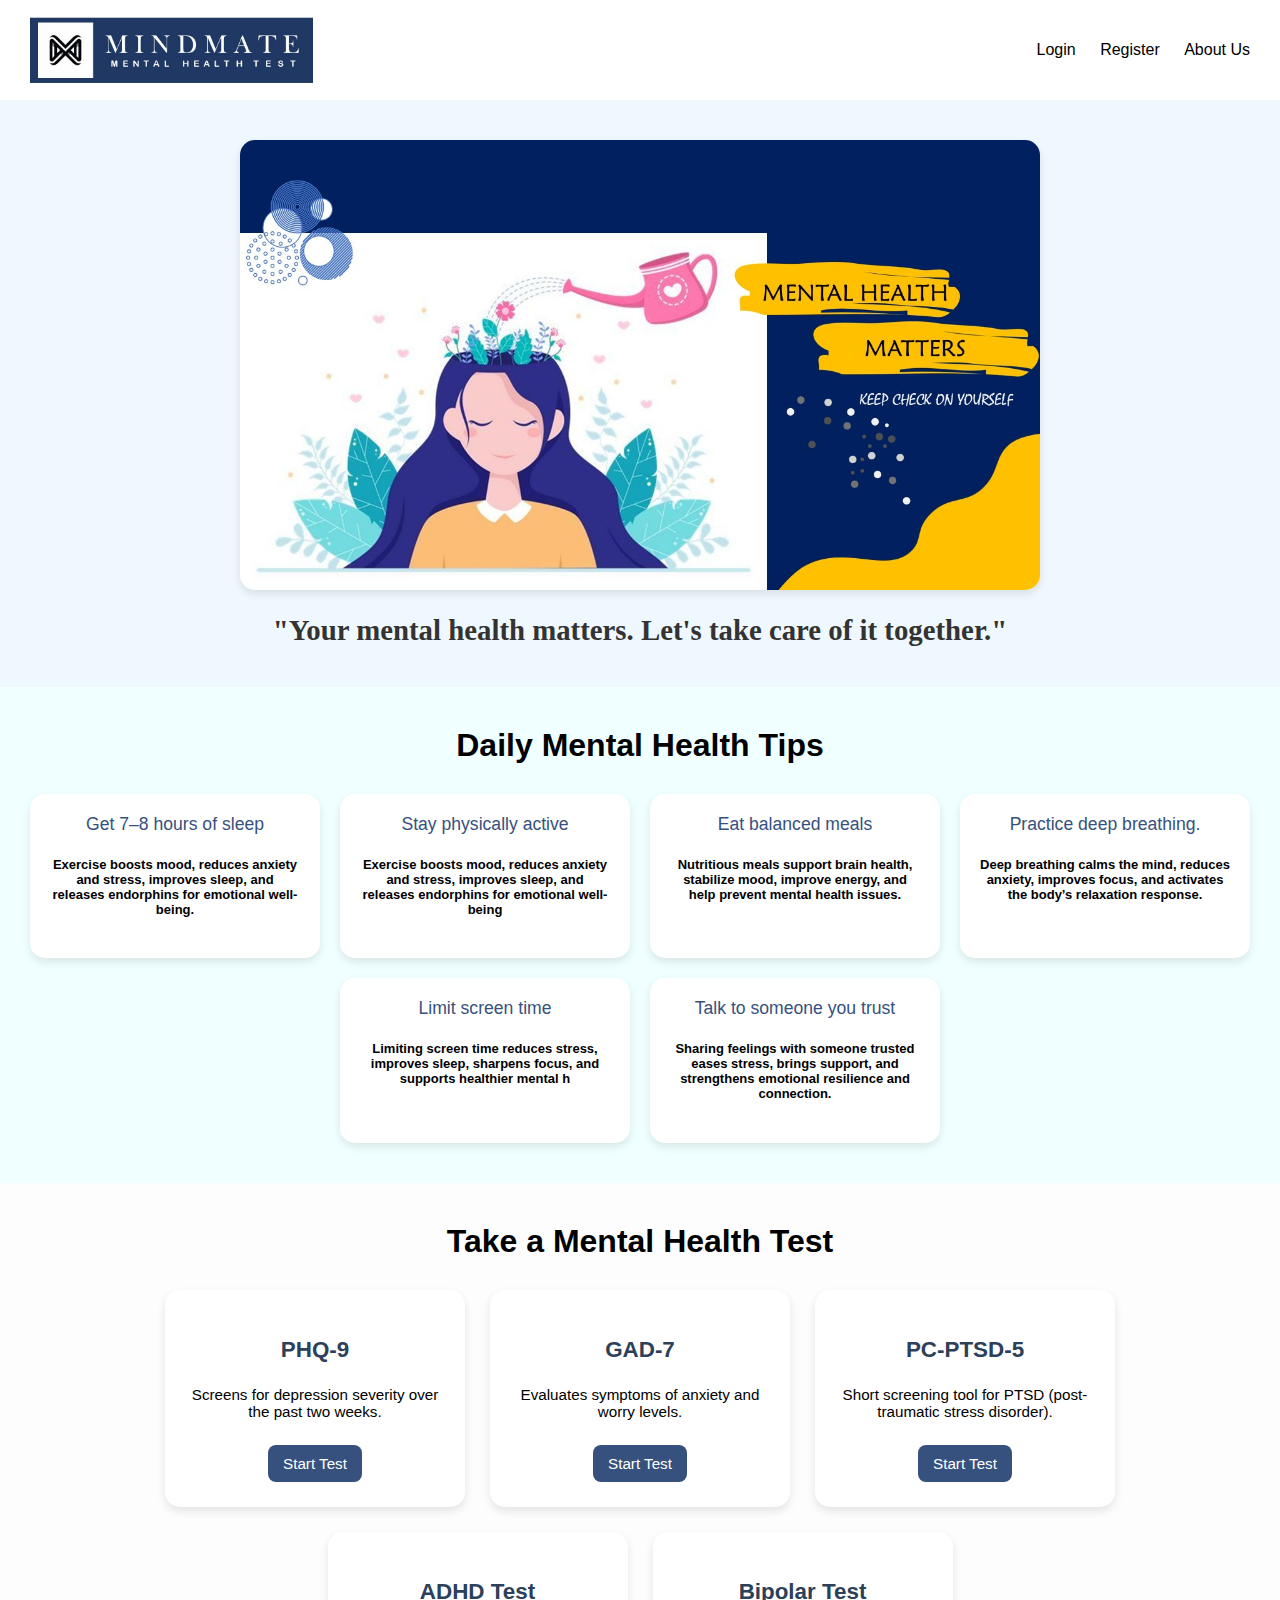
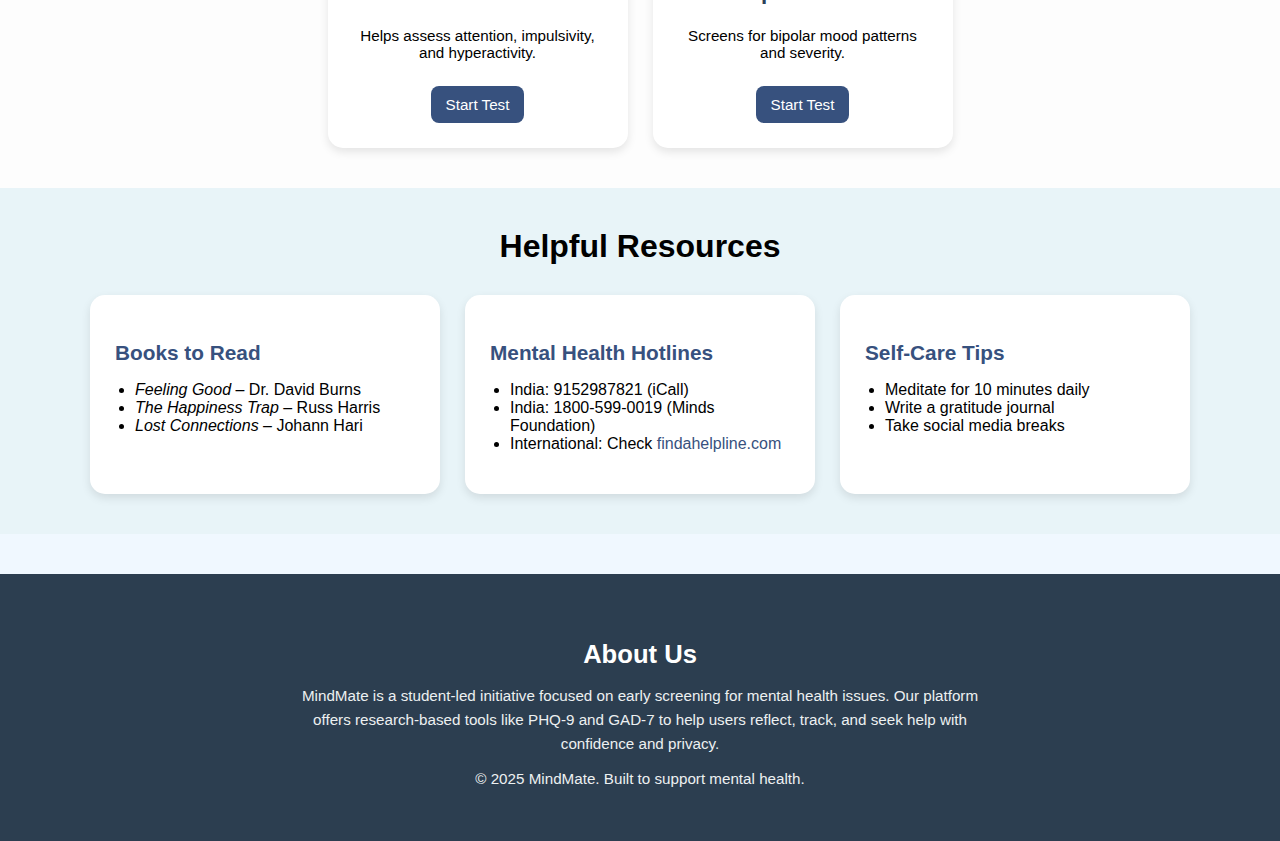
<file: index.html>
<!DOCTYPE html>
<html lang="en">
<head>
  <meta charset="UTF-8" />
  <meta name="viewport" content="width=device-width, initial-scale=1.0"/>
  <title>Mental Health Awareness</title>
  <link rel="stylesheet" href="style.css" />
</head>
<body>

  <!-- 🌐 Navigation Bar -->
  <nav class="navbar">
    <div class="logo">
      <img src="Logo - Copy.JPG" alt="Logo" />
    </div>
    <div class="nav-links">
      <a href="login.html">Login</a>
      <a href="signup.html">Register</a>
      <a href="#about">About Us</a>
    </div>
  </nav>

   <section class="landing">
    <img src="landing page.jpg" alt="Mental Health Banner" class="landing-image" />
    <h1>"Your mental health matters. Let's take care of it together."</h1>
  </section>


  <!-- 💡 Mental Health Tips Section -->
<section class="tips-section">
  <h2>Daily Mental Health Tips</h2>
  <div class="tips-container">

    <div class="tip-box"> Get 7–8 hours of sleep
      <h5>Exercise boosts mood, reduces anxiety and stress, improves sleep, and releases endorphins for emotional well-being.</h5>
</div>
    <div class="tip-box"> Stay physically active <h5>Exercise boosts mood, reduces anxiety and stress, improves sleep, and releases endorphins for emotional well-being</h5>
    </div>
    <div class="tip-box"> Eat balanced meals <h5>Nutritious meals support brain health, stabilize mood, improve energy, and help prevent mental health issues.</h5>
    </div>
    <div class="tip-box"> Practice deep breathing. <h5>Deep breathing calms the mind, reduces anxiety, improves focus, and activates the body’s relaxation response.</h5>
    </div>
    <div class="tip-box"> Limit screen time <h5>Limiting screen time reduces stress, improves sleep, sharpens focus, and supports healthier mental h</h5>
    </div>
    <div class="tip-box"> Talk to someone you trust <h5>Sharing feelings with someone trusted eases stress, brings support, and strengthens emotional resilience and connection.</h5>
    </div>

  </div>
</section>

<!--  Mental Health Tests Section -->
<section class="test-section">
  <h2>Take a Mental Health Test</h2>
  <div class="test-cards">

    <div class="test-box">
      <h3>PHQ-9</h3>
      <p>Screens for depression severity over the past two weeks.</p>
      <a href="phq9.html" class="test-button">Start Test</a>
    </div>

    <div class="test-box">
      <h3>GAD-7</h3>
      <p>Evaluates symptoms of anxiety and worry levels.</p>
      <a href="gad7.html" class="test-button">Start Test</a>
    </div>

    <div class="test-box">
      <h3>PC-PTSD-5</h3>
      <p>Short screening tool for PTSD (post-traumatic stress disorder).</p>
      <a href="pc-ptsd-5.html" class="test-button">Start Test</a>
    </div>

    <div class="test-box">
      <h3>ADHD Test</h3>
      <p>Helps assess attention, impulsivity, and hyperactivity.</p>
      <a href="adhd.html" class="test-button">Start Test</a>
    </div>

    <div class="test-box">
      <h3>Bipolar Test</h3>
      <p>Screens for bipolar mood patterns and severity.</p>
      <a href="bipolar.html" class="test-button">Start Test</a>
    </div>

  </div>
</section>

<!--  Resources Section -->
<section class="resources-section">
  <h2>Helpful Resources</h2>

  <div class="resources">

    <div class="resource-box">
      <h3>Books to Read</h3>
      <ul>
        <li><em>Feeling Good</em> – Dr. David Burns</li>
        <li><em>The Happiness Trap</em> – Russ Harris</li>
        <li><em>Lost Connections</em> – Johann Hari</li>
      </ul>
    </div>

    <div class="resource-box">
      <h3> Mental Health Hotlines</h3>
      <ul>
        <li>India: 9152987821 (iCall)</li>
        <li>India: 1800-599-0019 (Minds Foundation)</li>
        <li>International: Check <a href="https://findahelpline.com" target="_blank">findahelpline.com</a></li>
      </ul>
    </div>

    <div class="resource-box">
      <h3>Self-Care Tips</h3>
      <ul>
        <li>Meditate for 10 minutes daily</li>
        <li>Write a gratitude journal</li>
        <li>Take social media breaks</li>
      </ul>
    </div>

  </div>
</section>

<section id="about">
</section>

<!-- About Us / Footer -->
<footer class="footer">
  <div class="footer-content">
    <h3>About Us</h3>
    <p>
      MindMate is a student-led initiative focused on early screening for mental health issues.
      Our platform offers research-based tools like PHQ-9 and GAD-7 to help users reflect, track, and seek help with confidence and privacy.
      </p> 
    </p>
    <p>© 2025 MindMate. Built to support mental health.</p>
  </div>
</footer>
</file>
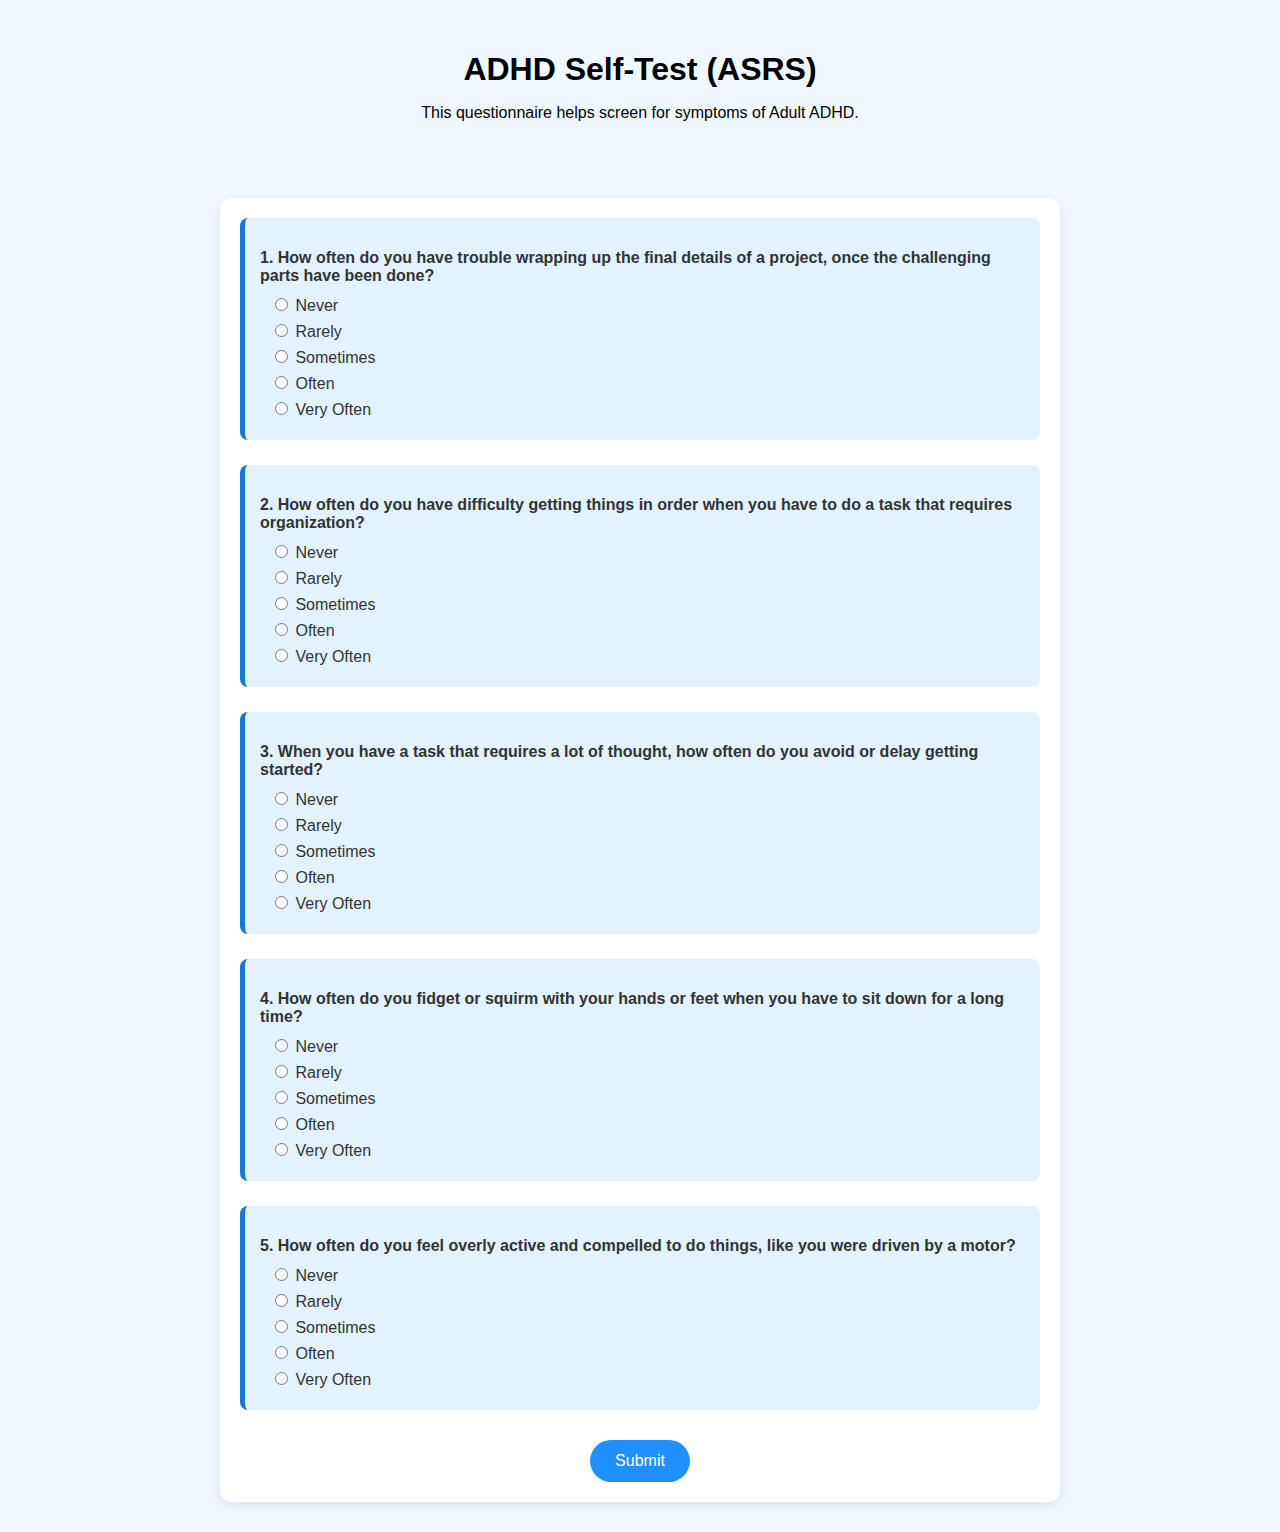
<file: adhd.html>
<!DOCTYPE html>
<html lang="en">
<head>
  <meta charset="UTF-8" />
  <meta name="viewport" content="width=device-width, initial-scale=1.0"/>
  <title>ADHD Self-Test</title>
  <link rel="stylesheet" href="adhd.css" />
</head>
<body>

  <header>
    <h1>ADHD Self-Test (ASRS)</h1>
    <p>This questionnaire helps screen for symptoms of Adult ADHD.</p>
  </header>

  <main>
    <form id="adhd-form">
      <div class="question">
        <p>1. How often do you have trouble wrapping up the final details of a project, once the challenging parts have been done?</p>
        <label><input type="radio" name="q1" value="0"> Never</label>
        <label><input type="radio" name="q1" value="1"> Rarely</label>
        <label><input type="radio" name="q1" value="2"> Sometimes</label>
        <label><input type="radio" name="q1" value="3"> Often</label>
        <label><input type="radio" name="q1" value="4"> Very Often</label>
      </div>

      <div class="question">
        <p>2. How often do you have difficulty getting things in order when you have to do a task that requires organization?</p>
        <label><input type="radio" name="q2" value="0"> Never</label>
        <label><input type="radio" name="q2" value="1"> Rarely</label>
        <label><input type="radio" name="q2" value="2"> Sometimes</label>
        <label><input type="radio" name="q2" value="3"> Often</label>
        <label><input type="radio" name="q2" value="4"> Very Often</label>
      </div>

      <div class="question">
        <p>3. When you have a task that requires a lot of thought, how often do you avoid or delay getting started?</p>
        <label><input type="radio" name="q3" value="0"> Never</label>
        <label><input type="radio" name="q3" value="1"> Rarely</label>
        <label><input type="radio" name="q3" value="2"> Sometimes</label>
        <label><input type="radio" name="q3" value="3"> Often</label>
        <label><input type="radio" name="q3" value="4"> Very Often</label>
      </div>

      <div class="question">
        <p>4. How often do you fidget or squirm with your hands or feet when you have to sit down for a long time?</p>
        <label><input type="radio" name="q4" value="0"> Never</label>
        <label><input type="radio" name="q4" value="1"> Rarely</label>
        <label><input type="radio" name="q4" value="2"> Sometimes</label>
        <label><input type="radio" name="q4" value="3"> Often</label>
        <label><input type="radio" name="q4" value="4"> Very Often</label>
      </div>

      <div class="question">
        <p>5. How often do you feel overly active and compelled to do things, like you were driven by a motor?</p>
        <label><input type="radio" name="q5" value="0"> Never</label>
        <label><input type="radio" name="q5" value="1"> Rarely</label>
        <label><input type="radio" name="q5" value="2"> Sometimes</label>
        <label><input type="radio" name="q5" value="3"> Often</label>
        <label><input type="radio" name="q5" value="4"> Very Often</label>
      </div>

      <button type="submit">Submit</button>
    </form>

    <div id="result" class="result-box" style="display: none;"></div>
  </main>

  <script src="adhd.js"></script>
</body>
</html>
</file>
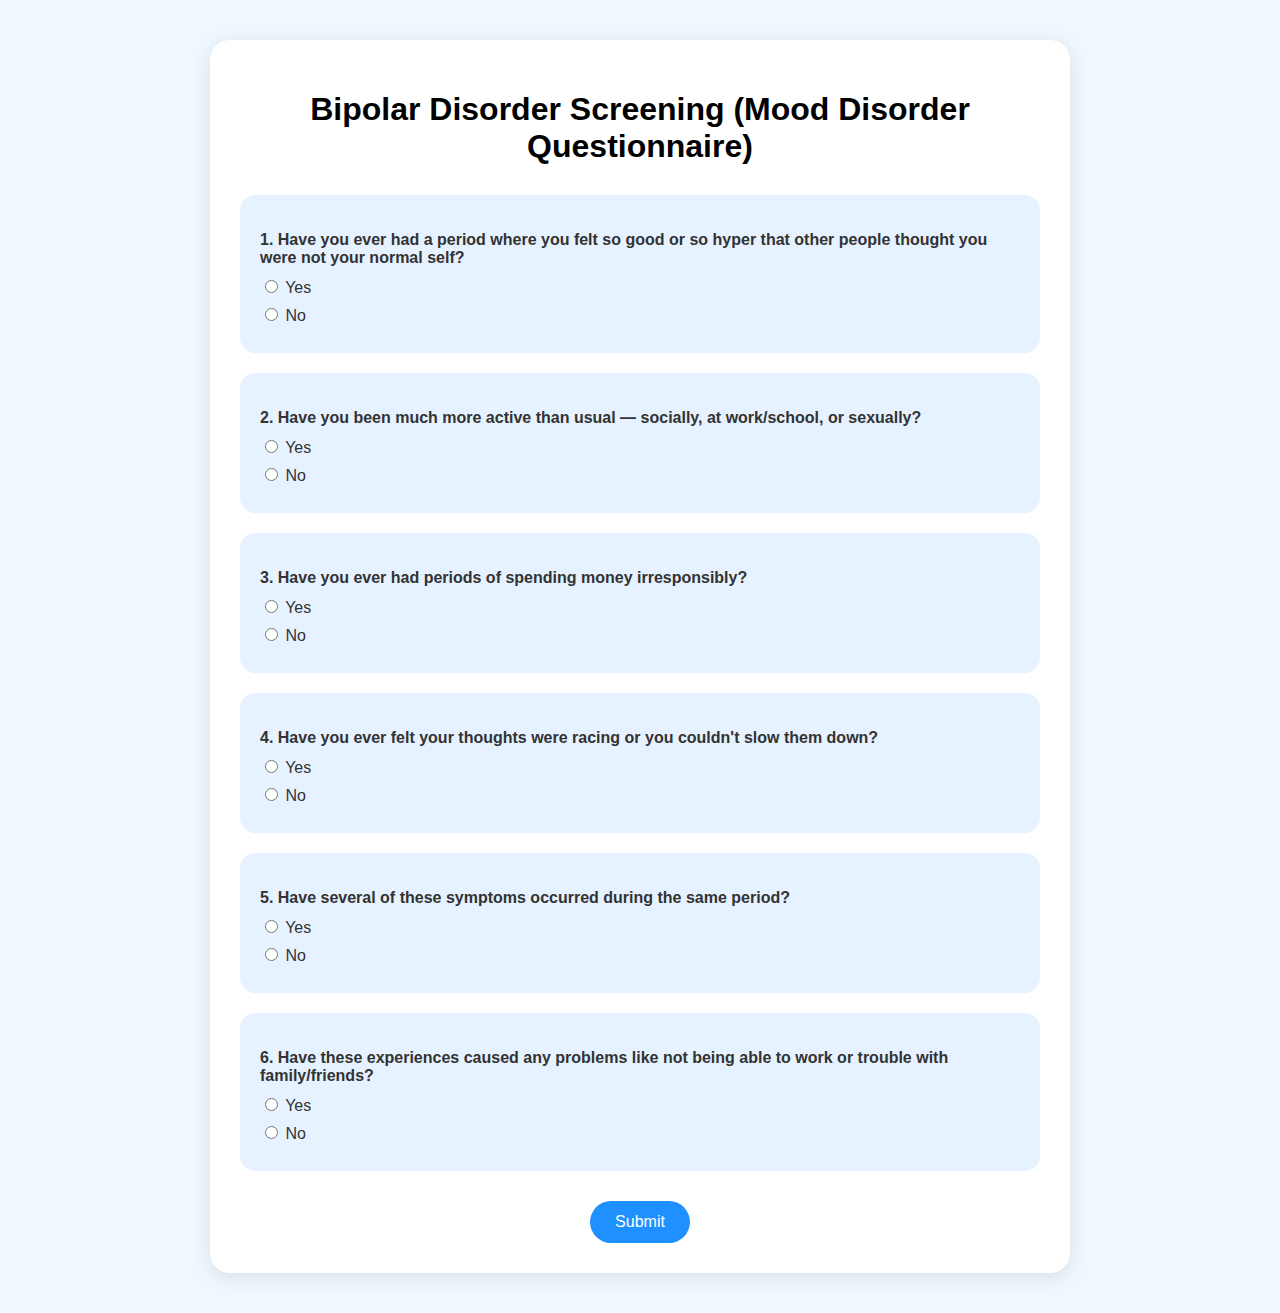
<file: bipolar.html>
<!DOCTYPE html>
<html lang="en">
<head>
  <meta charset="UTF-8">
  <title>Bipolar Disorder Test</title>
  <link rel="stylesheet" href="bipolar.css">
</head>
<body>
  <div class="container">
    <h1>Bipolar Disorder Screening (Mood Disorder Questionnaire)</h1>
    <form id="bipolar-form">
      <div class="question-box">
        <p>1. Have you ever had a period where you felt so good or so hyper that other people thought you were not your normal self?</p>
        <label><input type="radio" name="q1" value="1"> Yes</label>
        <label><input type="radio" name="q1" value="0"> No</label>
      </div>

      <div class="question-box">
        <p>2. Have you been much more active than usual — socially, at work/school, or sexually?</p>
        <label><input type="radio" name="q2" value="1"> Yes</label>
        <label><input type="radio" name="q2" value="0"> No</label>
      </div>

      <div class="question-box">
        <p>3. Have you ever had periods of spending money irresponsibly?</p>
        <label><input type="radio" name="q3" value="1"> Yes</label>
        <label><input type="radio" name="q3" value="0"> No</label>
      </div>

      <div class="question-box">
        <p>4. Have you ever felt your thoughts were racing or you couldn't slow them down?</p>
        <label><input type="radio" name="q4" value="1"> Yes</label>
        <label><input type="radio" name="q4" value="0"> No</label>
      </div>

      <div class="question-box">
        <p>5. Have several of these symptoms occurred during the same period?</p>
        <label><input type="radio" name="q5" value="1"> Yes</label>
        <label><input type="radio" name="q5" value="0"> No</label>
      </div>

      <div class="question-box">
        <p>6. Have these experiences caused any problems like not being able to work or trouble with family/friends?</p>
        <label><input type="radio" name="q6" value="1"> Yes</label>
        <label><input type="radio" name="q6" value="0"> No</label>
      </div>

      <button type="submit">Submit</button>
    </form>

    <div id="result" class="result-box" style="display:none;"></div>
  </div>

  <script src="bipolar.js"></script>
</body>
</html>
</file>
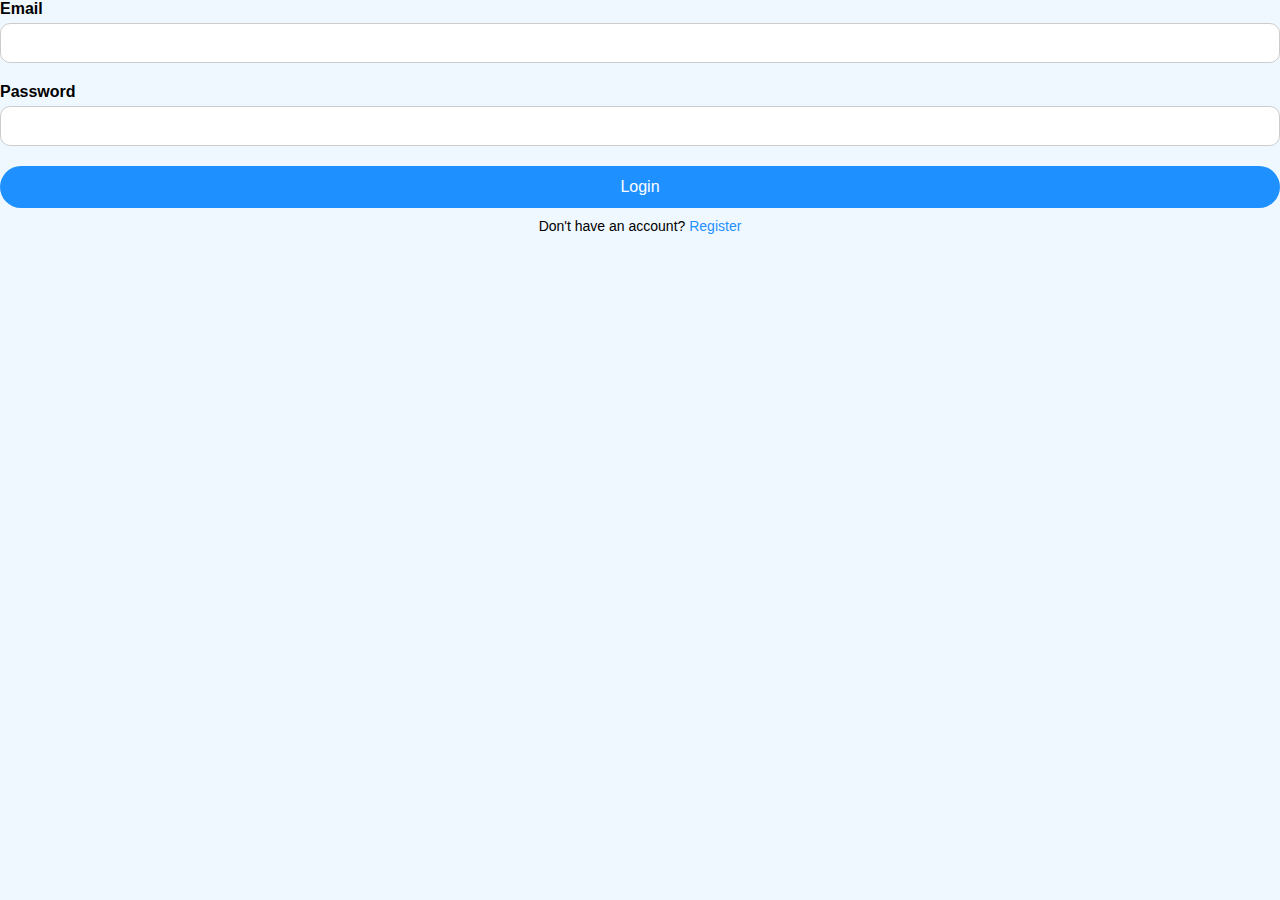
<file: login.html>
<!DOCTYPE html>
<html lang="en">
<head>
  <meta charset="UTF-8">
  <meta name="viewport" content="width=device-width, initial-scale=1.0">
  <title>Document</title>
  <link rel="stylesheet" href="style.css">
</head>
<body>
  <form id="login-form">
  <label for="email">Email</label>
  <input type="email" id="email" required />

  <label for="password">Password</label>
  <input type="password" id="password" required />

  <button type="submit">Login</button>
  <p>Don't have an account? <a href="signup.html">Register</a></p>
</form>

<script src="login.js"></script>

</body>
</html>
</file>
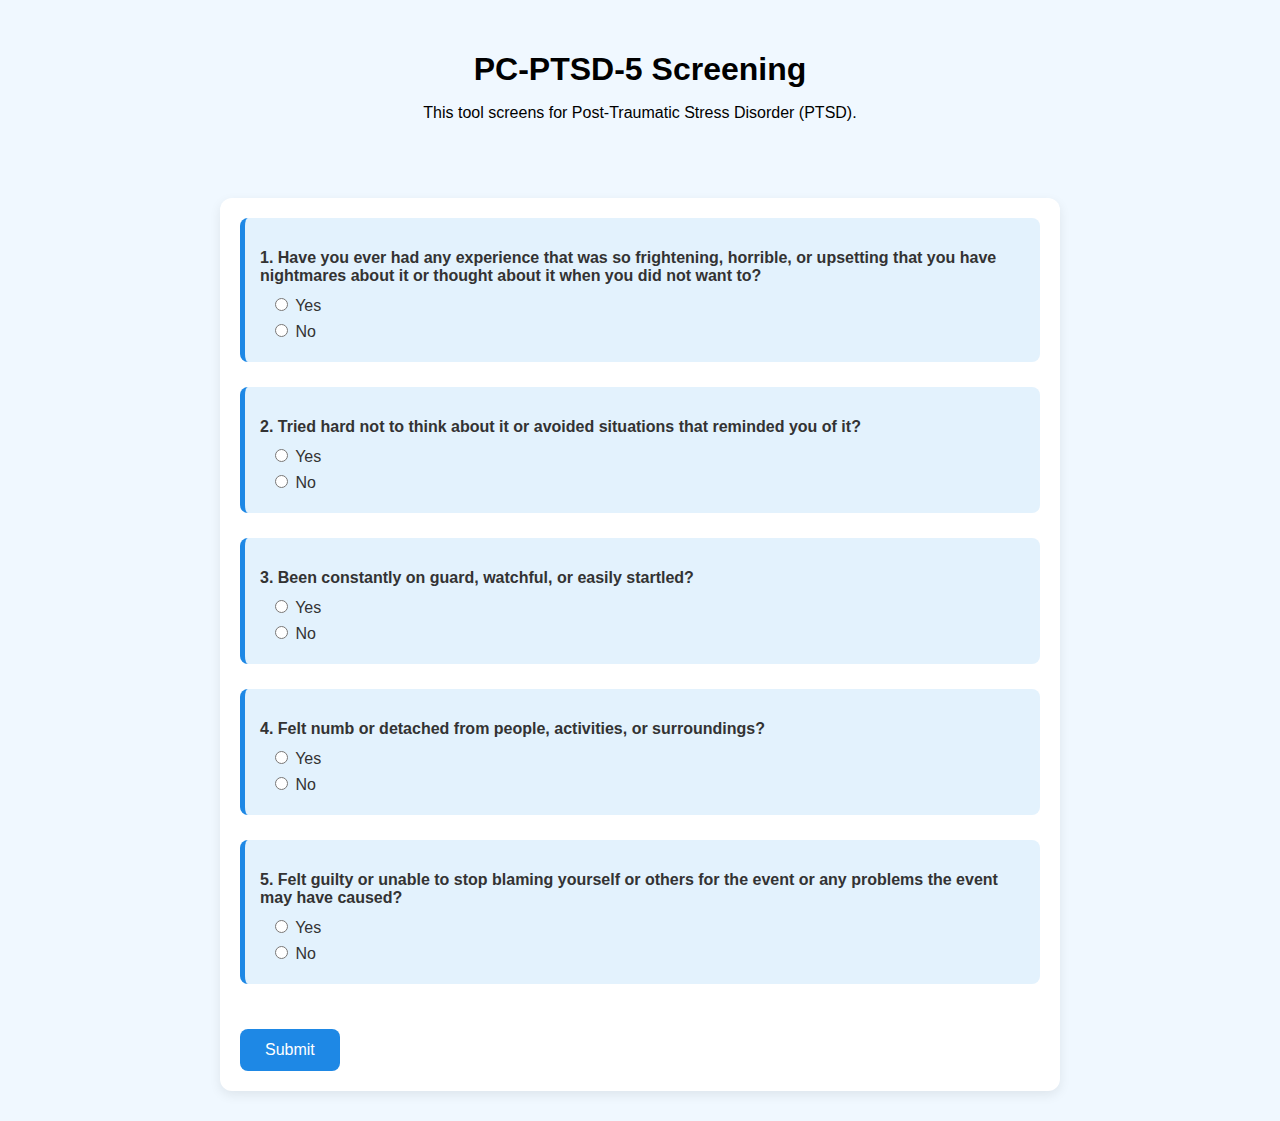
<file: pc-ptsd-5.html>
<!DOCTYPE html>
<html lang="en">
<head>
  <meta charset="UTF-8" />
  <meta name="viewport" content="width=device-width, initial-scale=1.0"/>
  <title>PC-PTSD-5 Test</title>
  <link rel="stylesheet" href="pc-ptsd-5.css" />
</head>
<body>

  <header>
    <h1>PC-PTSD-5 Screening</h1>
    <p>This tool screens for Post-Traumatic Stress Disorder (PTSD).</p>
  </header>

  <main>
    <form id="ptsd-form">
      <div class="question">
        <p>1. Have you ever had any experience that was so frightening, horrible, or upsetting that you have nightmares about it or thought about it when you did not want to?</p>
        <label><input type="radio" name="q1" value="1"> Yes</label>
        <label><input type="radio" name="q1" value="0"> No</label>
      </div>

      <div class="question">
        <p>2. Tried hard not to think about it or avoided situations that reminded you of it?</p>
        <label><input type="radio" name="q2" value="1"> Yes</label>
        <label><input type="radio" name="q2" value="0"> No</label>
      </div>

      <div class="question">
        <p>3. Been constantly on guard, watchful, or easily startled?</p>
        <label><input type="radio" name="q3" value="1"> Yes</label>
        <label><input type="radio" name="q3" value="0"> No</label>
      </div>

      <div class="question">
        <p>4. Felt numb or detached from people, activities, or surroundings?</p>
        <label><input type="radio" name="q4" value="1"> Yes</label>
        <label><input type="radio" name="q4" value="0"> No</label>
      </div>

      <div class="question">
        <p>5. Felt guilty or unable to stop blaming yourself or others for the event or any problems the event may have caused?</p>
        <label><input type="radio" name="q5" value="1"> Yes</label>
        <label><input type="radio" name="q5" value="0"> No</label>
      </div>

      <button type="submit">Submit</button>
    </form>

    <div id="result" class="result-box" style="display: none;"></div>
  </main>

  <script src="pc-ptsd-5.js"></script>
</body>
</html>
</file>
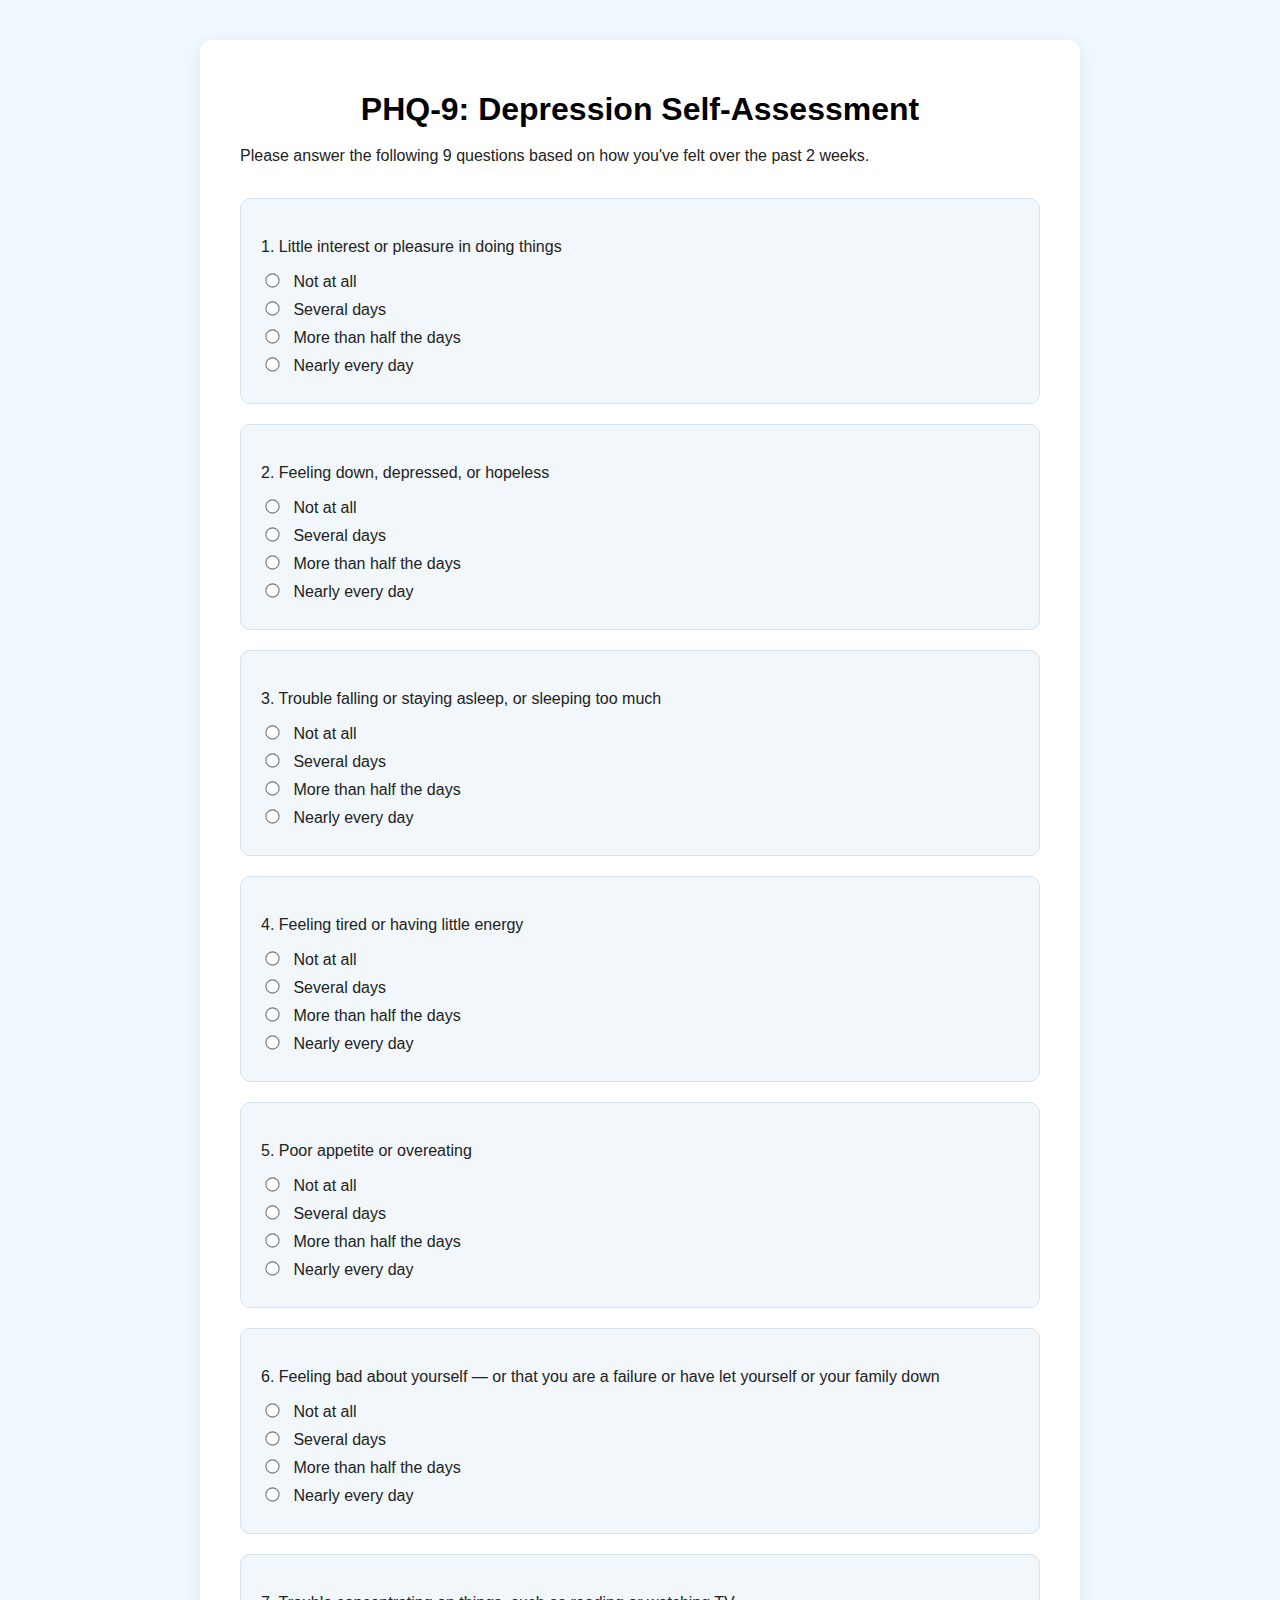
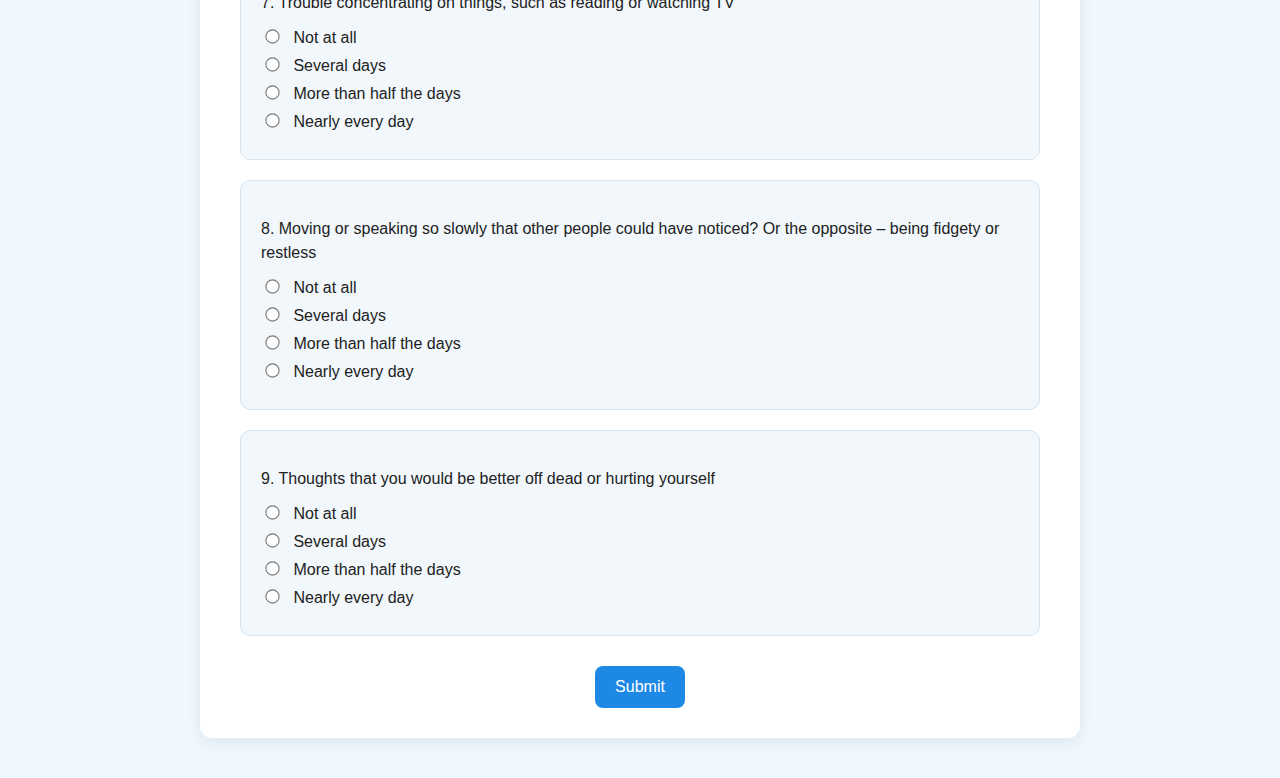
<file: phq9.html>
<!DOCTYPE html>
<html lang="en">
<head>
  <meta charset="UTF-8">
  <title>PHQ-9 Test - MindMate</title>
  <link rel="stylesheet" href="phq9.css">
</head>
<body>

  <div class="container">
    <h1>PHQ-9: Depression Self-Assessment</h1>
    <p>Please answer the following 9 questions based on how you've felt over the past 2 weeks.</p>

    <form id="phq9-form">

      <div class="question">
        <p>1. Little interest or pleasure in doing things</p>
        <label><input type="radio" name="q1" value="0" required> Not at all</label>
        <label><input type="radio" name="q1" value="1"> Several days</label>
        <label><input type="radio" name="q1" value="2"> More than half the days</label>
        <label><input type="radio" name="q1" value="3"> Nearly every day</label>
      </div>

      <div class="question">
        <p>2. Feeling down, depressed, or hopeless</p>
        <label><input type="radio" name="q2" value="0" required> Not at all</label>
        <label><input type="radio" name="q2" value="1"> Several days</label>
        <label><input type="radio" name="q2" value="2"> More than half the days</label>
        <label><input type="radio" name="q2" value="3"> Nearly every day</label>
      </div>

      <div class="question">
        <p>3. Trouble falling or staying asleep, or sleeping too much</p>
        <label><input type="radio" name="q3" value="0" required> Not at all</label>
        <label><input type="radio" name="q3" value="1"> Several days</label>
        <label><input type="radio" name="q3" value="2"> More than half the days</label>
        <label><input type="radio" name="q3" value="3"> Nearly every day</label>
      </div>

      <div class="question">
        <p>4. Feeling tired or having little energy</p>
        <label><input type="radio" name="q4" value="0" required> Not at all</label>
        <label><input type="radio" name="q4" value="1"> Several days</label>
        <label><input type="radio" name="q4" value="2"> More than half the days</label>
        <label><input type="radio" name="q4" value="3"> Nearly every day</label>
      </div>

      <div class="question">
        <p>5. Poor appetite or overeating</p>
        <label><input type="radio" name="q5" value="0" required> Not at all</label>
        <label><input type="radio" name="q5" value="1"> Several days</label>
        <label><input type="radio" name="q5" value="2"> More than half the days</label>
        <label><input type="radio" name="q5" value="3"> Nearly every day</label>
      </div>

      <div class="question">
        <p>6. Feeling bad about yourself — or that you are a failure or have let yourself or your family down</p>
        <label><input type="radio" name="q6" value="0" required> Not at all</label>
        <label><input type="radio" name="q6" value="1"> Several days</label>
        <label><input type="radio" name="q6" value="2"> More than half the days</label>
        <label><input type="radio" name="q6" value="3"> Nearly every day</label>
      </div>

      <div class="question">
        <p>7. Trouble concentrating on things, such as reading or watching TV</p>
        <label><input type="radio" name="q7" value="0" required> Not at all</label>
        <label><input type="radio" name="q7" value="1"> Several days</label>
        <label><input type="radio" name="q7" value="2"> More than half the days</label>
        <label><input type="radio" name="q7" value="3"> Nearly every day</label>
      </div>

      <div class="question">
        <p>8. Moving or speaking so slowly that other people could have noticed? Or the opposite – being fidgety or restless</p>
        <label><input type="radio" name="q8" value="0" required> Not at all</label>
        <label><input type="radio" name="q8" value="1"> Several days</label>
        <label><input type="radio" name="q8" value="2"> More than half the days</label>
        <label><input type="radio" name="q8" value="3"> Nearly every day</label>
      </div>

      <div class="question">
        <p>9. Thoughts that you would be better off dead or hurting yourself</p>
        <label><input type="radio" name="q9" value="0" required> Not at all</label>
        <label><input type="radio" name="q9" value="1"> Several days</label>
        <label><input type="radio" name="q9" value="2"> More than half the days</label>
        <label><input type="radio" name="q9" value="3"> Nearly every day</label>
      </div>

      <button type="submit">Submit</button>
    </form>

    <div id="result" class="result-box" style="display: none;"></div>
    

  </div>

  <script src="phq9.js"></script>
</body>
</html>
</file>
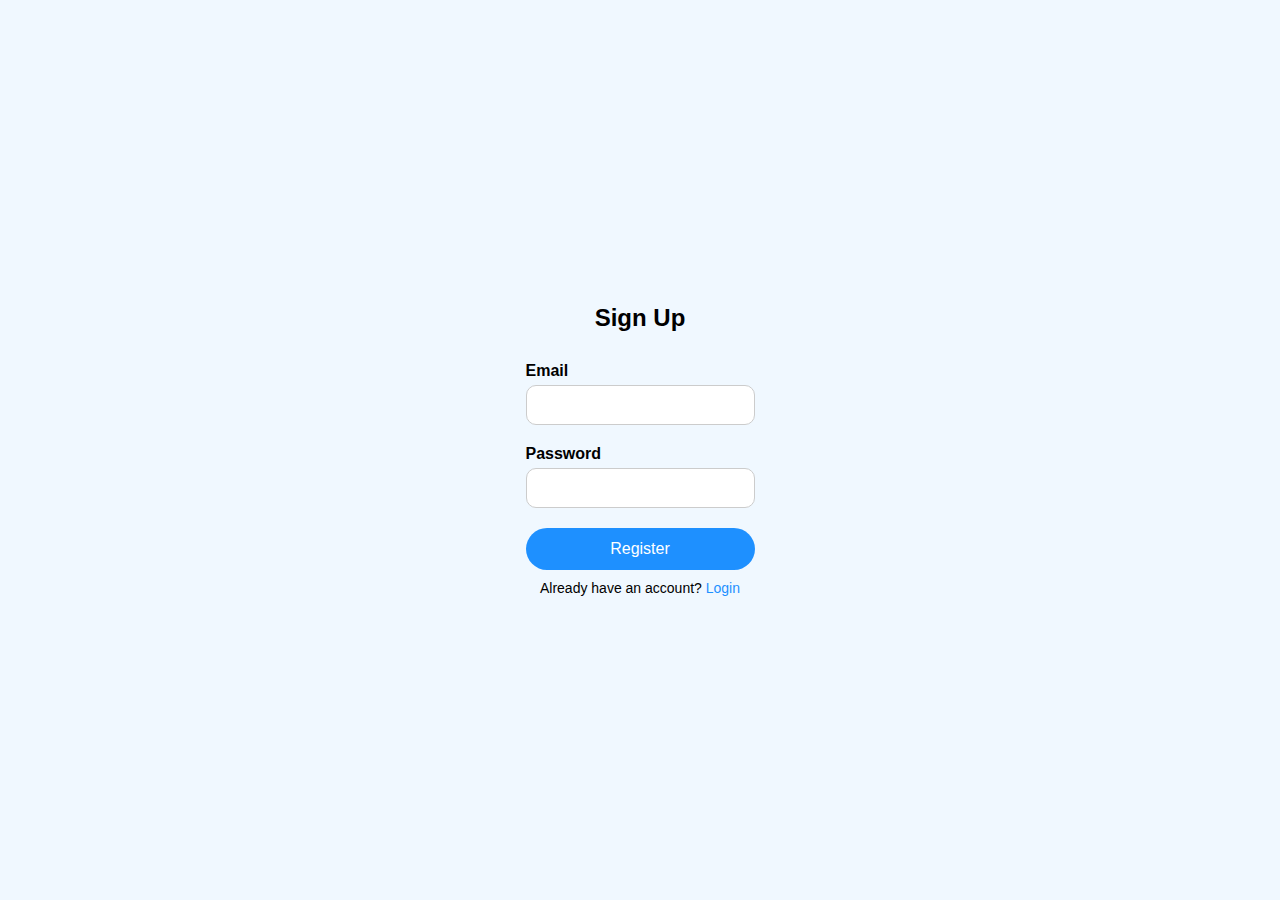
<file: signup.html>
<!DOCTYPE html>
<html lang="en">
<head>
  <meta charset="UTF-8" />
  <title>Sign Up</title>
  <link rel="stylesheet" href="style.css" />
</head>
<body class="auth-page">
  <div class="auth-container">
    <h2>Sign Up</h2>
    <form id="signup-form">
      <label for="email">Email</label>
      <input type="email" id="signup-email" required />

      <label for="password">Password</label>
      <input type="password" id="signup-password" required />

      <button type="submit">Register</button>
      <p>Already have an account? <a href="login.html">Login</a></p>
    </form>
  </div>
  <script>
    document.getElementById("signup-form").addEventListener("submit", function (e) {
      e.preventDefault();

      const email = document.getElementById("signup-email").value.trim();
      const password = document.getElementById("signup-password").value.trim();

      // Save user to localStorage
      const user = { email, password };
      localStorage.setItem("user", JSON.stringify(user));

      alert("Registered successfully! You can now login.");
      window.location.href = "login.html";
    });
  </script>
</body>
</html>
</file>
<file: adhd.css>
/* ADHD Test Page – Blue Theme */

body {
  font-family: 'Segoe UI', sans-serif;
  margin: 0;
  padding: 0;
  background-color: #f0f8ff;
  color: #333;
}

header {
  background-color:aliceblue;
  color: black;
  padding: 30px 20px;
  text-align: center;
}

header h1 {
  margin-bottom: 10px;
}

main {
  max-width: 800px;
  margin: 30px auto;
  padding: 20px;
  background-color: white;
  border-radius: 12px;
  box-shadow: 0 4px 12px rgba(0, 0, 0, 0.08);
}

.question {
  margin-bottom: 25px;
  padding: 15px;
  background-color: #e3f2fd;
  border-left: 5px solid #1976d2;
  border-radius: 8px;
}

.question p {
  font-weight: 600;
  margin-bottom: 10px;
}

.question label {
  display: block;
  margin-bottom: 6px;
  padding-left: 10px;
}

button[type="submit"] {
  padding: 12px 25px;
  font-size: 16px;
  background-color: #1976d2;
  color: white;
  border: none;
  border-radius: 8px;
  cursor: pointer;
  transition: background-color 0.3s;
  margin-top: 20px;
}

button[type="submit"]:hover {
  background-color: #1565c0;
}

.result-box {
  margin-top: 30px;
  padding: 20px;
  background-color: #e3f2fd;
  border-left: 5px solid #1976d2;
  border-radius: 10px;
}

/* Table styling */
.result-box table {
  width: 100%;
  border-collapse: collapse;
  margin-top: 15px;
  background-color: #ffffff;
}

.result-box th,
.result-box td {
  padding: 10px;
  border: 1px solid #ccc;
  text-align: left;
}

.result-box thead {
  background-color: #bbdefb;
  color: #0d47a1;
}
body {
  font-family: 'Segoe UI', sans-serif;
  background-color: #f0f8ff;
  margin: 0;
  padding: 0;
  color: #333;
}

.container {
  max-width: 800px;
  margin: 40px auto;
  background-color: #ffffff;
  padding: 30px;
  border-radius: 20px;
  box-shadow: 0 4px 20px rgba(0,0,0,0.1);
}

h1 {
  color: black;
  text-align: center;
  margin-bottom: 30px;
}

.question-box {
  background-color: #e6f2ff;
  padding: 20px;
  border-radius: 15px;
  margin-bottom: 20px;
  transition: background-color 0.3s;
}

.question-box:hover {
  background-color: #d0e9ff;
}

.question-box p {
  font-weight: bold;
  margin-bottom: 10px;
}

label {
  display: block;
  margin-bottom: 8px;
  font-size: 16px;
}

button[type="submit"] {
  background-color: #1e90ff;
  color: white;
  border: none;
  padding: 12px 25px;
  border-radius: 25px;
  cursor: pointer;
  font-size: 16px;
  display: block;
  margin: 30px auto 0;
  transition: background-color 0.3s;
}

button[type="submit"]:hover {
  background-color: #0f75d3;
}

.result-box {
  margin-top: 40px;
  padding: 20px;
  border-radius: 15px;
  background-color: #f9f9f9;
  border-left: 6px solid #1e90ff;
}

.result-box table {
  width: 100%;
  border-collapse: collapse;
  margin-top: 20px;
}

.result-box th, .result-box td {
  padding: 12px;
  border: 1px solid #ddd;
  text-align: left;
}

.result-box th {
  background-color: #1e90ff;
  color: white;
}

.result-box .note {
  margin-top: 20px;
  font-style: italic;
  color: #555;
}
</file>
<file: bipolar.css>
/* 
 bipolar test 
/ */
body {
  font-family: 'Segoe UI', sans-serif;
  background-color: #f0f8ff;
  margin: 0;
  padding: 0;
  color: #333;
}

.container {
  max-width: 800px;
  margin: 40px auto;
  background-color: #ffffff;
  padding: 30px;
  border-radius: 20px;
  box-shadow: 0 4px 20px rgba(0,0,0,0.1);
}

h1 {
  color: black;
  text-align: center;
  margin-bottom: 30px;
}

.question-box {
  background-color: #e6f2ff;
  padding: 20px;
  border-radius: 15px;
  margin-bottom: 20px;
  transition: background-color 0.3s;
}

.question-box:hover {
  background-color: #d0e9ff;
}

.question-box p {
  font-weight: bold;
  margin-bottom: 10px;
}

label {
  display: block;
  margin-bottom: 8px;
  font-size: 16px;
}

button[type="submit"] {
  background-color: #1e90ff;
  color: white;
  border: none;
  padding: 12px 25px;
  border-radius: 25px;
  cursor: pointer;
  font-size: 16px;
  display: block;
  margin: 30px auto 0;
  transition: background-color 0.3s;
}

button[type="submit"]:hover {
  background-color: #0f75d3;
}

.result-box {
  margin-top: 40px;
  padding: 20px;
  border-radius: 15px;
  background-color: #f9f9f9;
  border-left: 6px solid #1e90ff;
}

.result-box table {
  width: 100%;
  border-collapse: collapse;
  margin-top: 20px;
}

.result-box th, .result-box td {
  padding: 12px;
  border: 1px solid #ddd;
  text-align: left;
}

.result-box th {
  background-color: #1e90ff;
  color: white;
}

.result-box .note {
  margin-top: 20px;
  font-style: italic;
  color: #555;
}
</file>
<file: pc-ptsd-5.css>
/* PC-PTSD-5 Styles – Blue Theme */

body {
  font-family: 'Segoe UI', sans-serif;
  margin: 0;
  padding: 0;
  background-color: #f0f8ff;
  color: #333;
}

header {
  background-color: aliceblue;
  color: black;
  padding: 30px 20px;
  text-align: center;
}

header h1 {
  margin-bottom: 10px;
}

main {
  max-width: 800px;
  margin: 30px auto;
  padding: 20px;
  background-color: white;
  border-radius: 12px;
  box-shadow: 0 4px 12px rgba(0, 0, 0, 0.08);
}

.question {
  margin-bottom: 25px;
  padding: 15px;
  background-color: #e3f2fd;
  border-left: 5px solid #1e88e5;
  border-radius: 8px;
}

.question p {
  font-weight: 600;
  margin-bottom: 10px;
}

.question label {
  display: block;
  margin-bottom: 6px;
  padding-left: 10px;
}

button[type="submit"] {
  padding: 12px 25px;
  font-size: 16px;
  background-color: #1e88e5;
  color: white;
  border: none;
  border-radius: 8px;
  cursor: pointer;
  transition: background-color 0.3s;
  margin-top: 20px;
}

button[type="submit"]:hover {
  background-color: #1565c0;
}

.result-box {
  margin-top:30px;
  padding:20px;
  background-color: #e3f2fd;
  border-left: 5px solid #1e88e5;
  border-radius: 10px;
}

/* Table styling */
.result-box table {
  width: 100%;
  border-collapse: collapse;
  margin-top: 15px;
  background-color: #ffffff;
}
</file>
<file: phq9.css>
/* 📋 PHQ-9 Test Styles */

body {
  font-family: 'Segoe UI', sans-serif;
  margin: 0;
  padding: 0;
  background-color: aliceblue;
  color: #222;
}

.container {
  max-width: 800px;
  margin: 40px auto;
  background-color: #ffffff;
  padding: 30px 40px;
  border-radius: 12px;
  box-shadow: 0 4px 15px rgba(0, 0, 0, 0.08);
}

h1 {
  color: black;
  text-align: center;
  margin-bottom: 10px;
}

p {
  font-size: 1rem;
  line-height: 1.5;
}

form {
  margin-top: 30px;
}

.question {
  background-color: #f1f7fb;
  border: 1px solid #d4e4f1;
  padding: 20px;
  border-radius: 10px;
  margin-bottom: 20px;
}

.question p {
  margin-bottom: 12px;
  font-weight: 500;
}

label {
  display: block;
  margin-bottom: 8px;
  cursor: pointer;
}

input[type="radio"] {
  margin-right: 10px;
  transform: scale(1.1);
}

button[type="submit"] {
  background-color: #1e88e5;
  color: #fff;
  padding: 12px 20px;
  border: none;
  font-size: 1rem;
  border-radius: 8px;
  cursor: pointer;
  display: block;
  margin: 30px auto 0;
  transition: background-color 0.3s ease;
}

button[type="submit"]:hover {
  background-color: #1565c0;
}

/* 📊 Result Box */
.result-box {
  margin-top: 40px;
  background-color: #e3f2fd;
  border-left: 6px solid #2196f3;
  padding: 20px;
  border-radius: 10px;
  font-size: 0.95rem;
  line-height: 1.6;
}
.result-links a {
  display: block;
  color: #007bff;
  text-decoration: none;
  margin: 8px 0;
  font-weight: 500;
}

.result-links a:hover {
  text-decoration: underline;
}


@media (max-width: 600px) {
  .container {
    padding: 20px;
  }

  h1 {
    font-size: 1.4rem;
  }
}
</file>
<file: style.css>
/* Reset */
body, h1, h2, p, a {
  margin: 0;
  padding: 0;
  font-family: 'Franklin Gothic Medium', 'Arial Narrow', Arial, sans-serif;
  box-sizing: border-box;
}

body {
    background-color: aliceblue;

}

/* 🔷 Navbar */
.navbar {
  display: flex;
  justify-content: space-between;
  align-items: center;
  background-color: white;
  padding: 15px 30px;
  color:black;
}

.logo {
  display: flex;
  align-items: center;
}

.logo img {
  height: 70px;
  margin-right: 10px;
}

.logo span {
  font-size: 2 em;
  font-weight: 100;
}

.nav-links a {
  color: black;
  text-decoration: none;
  margin-left: 20px;
  font-size: 1em;
}



.nav-links a:hover {
  text-decoration: underline;
}
/* 🌅 Landing */
.landing {
  text-align: center;
  padding: 40px 20px;
}

.landing-image {
  width: 90%;
  max-width: 800px;
  border-radius: 15px;
  box-shadow: 0 4px 8px rgba(0,0,0,0.1);
}

.landing h1 {
  margin-top: 20px;
  font-size: 1.8em;
  font-family: Georgia, 'Times New Roman', Times, serif;
  color: #333;
}

/* 💡 Tips Section */
.tips-section {
  padding: 40px 20px;
  background-color: azure;
  text-align: center;
}

.tips-section h2 {
  font-size: 2em;
  font-family: 'Lucida Sans', 'Lucida Sans Regular', 'Lucida Grande', 'Lucida Sans Unicode', Geneva, Verdana, sans-serif;
  margin-bottom: 30px;
  color: black;
}
.tips-section h5 {
    font-size: small;
    color: black;
    font-family: Arial, Helvetica, sans-serif;

}
.tips-container {
  display: flex;
  flex-wrap: wrap;
  justify-content: center;
  gap: 20px;
}

.tip-box {
  background-color: white;
  border-radius: 15px;
  padding: 20px;
  width: 250px;
  box-shadow: 0 4px 10px rgba(0,0,0,0.1);
  font-size: 1.1em;
  font-family: 'Franklin Gothic Medium', 'Arial Narrow', Arial, sans-serif;
  color: #37517e;
  transition: transform 0.2s;
}

.tip-box:hover {
  transform: translateY(-5px);
  box-shadow: 0 6px 15px rgba(0,0,0,0.15);
}
/* 🧪 Test Section */
.test-section {
  padding: 40px 20px;
  background-color: #fdfdfd;
  text-align: center;
}

.test-section h2 {
  font-size: 2em;
  font-family: 'Lucida Sans', 'Lucida Sans Regular', 'Lucida Grande', 'Lucida Sans Unicode', Geneva, Verdana, sans-serif;
  margin-bottom: 30px;
  color: black;
}

.test-cards {
  display: flex;
  flex-wrap: wrap;
  justify-content: center;
  gap: 25px;
}

.test-box {
  background-color: #ffffff;
  border-radius: 15px;
  padding: 25px;
  width: 250px;
  box-shadow: 0 4px 10px rgba(0,0,0,0.1);
  transition: transform 0.2s;
}

.test-box h3 {
  font-size: 1.4em;
  color: #2d4059;
}

.test-box p {
  font-size: 0.95em;
  color:black;
  margin: 15px 0;
}

.test-box:hover {
  transform: translateY(-5px);
  box-shadow: 0 6px 15px rgba(0,0,0,0.15);
}

.test-button {
  display: inline-block;
  margin-top: 10px;
  padding: 10px 15px;
  background-color: #37517e;
  color: white;
  border-radius: 8px;
  text-decoration: none;
  font-size: 0.95em;
  transition: background-color 0.2s;
}

.test-button:hover {
  background-color: #2c3e50;
}
/* 📚 Resources Section */
.resources-section {
  padding: 40px 20px;
  background-color: #e8f4f8;
  text-align: center;
}

.resources-section h2 {
  font-size: 2em;
  font-family: 'Lucida Sans', 'Lucida Sans Regular', 'Lucida Grande', 'Lucida Sans Unicode', Geneva, Verdana, sans-serif;
  margin-bottom: 30px;
  color: black;
}

.resources {
  display: flex;
  flex-wrap: wrap;
  justify-content: center;
  gap: 25px;
}

.resource-box {
  background-color: #ffffff;
  border-radius: 15px;
  padding: 25px;
  width: 300px;
  box-shadow: 0 4px 10px rgba(0,0,0,0.1);
  text-align: left;
}

.resource-box h3 {
  font-size: 1.3em;
  color: #37517e;
  margin-bottom: 10px;
}

.resource-box ul {
  list-style: disc;
  padding-left: 20px;
  color: black;
}

.resource-box a {
  color: #37517e;
  text-decoration: none;
}

.resource-box a:hover {
  text-decoration: underline;
}
/* About Us / Footer */
.footer {
  background-color: #2c3e50;
  color: white;
  padding: 40px 20px;
  text-align: center;
  margin-top: 40px;
}

.footer h3 {
  font-size: 1.6em;
  margin-bottom: 15px;
}

.footer p {
  font-size: 0.95em;
  line-height: 1.6;
  max-width: 700px;
  margin: 0 auto 10px;
  color: #ecf0f1;
}
  body {
  font-family: 'Segoe UI', sans-serif;
  background-color: aliceblue;
  margin: 0;
  padding: 0;
  overflow-x: hidden;
}

.auth-page {
  display: flex;
  justify-content: center;
  align-items: center;
  height: 100vh;
}


h2 {
  text-align: center;
  color: black;
  margin-bottom: 30px;
}

form {
  display: flex;
  flex-direction: column;
}

label {
  margin-bottom: 5px;
  font-weight: bold;
}

input {
  padding: 10px;
  margin-bottom: 20px;
  border-radius: 10px;
  border: 1px solid #ccc;
  font-size: 16px;
}

button {
  background-color: #1e90ff;
  color: white;
  border: none;
  padding: 12px;
  border-radius: 25px;
  font-size: 16px;
  cursor: pointer;
  transition: background-color 0.3s;
}

button:hover {
  background-color: #0f75d3;
}

p {
  text-align: center;
  margin-top: 10px;
  font-size: 14px;
}

a {
  color: #1e90ff;
  text-decoration: none;
}
</file>
